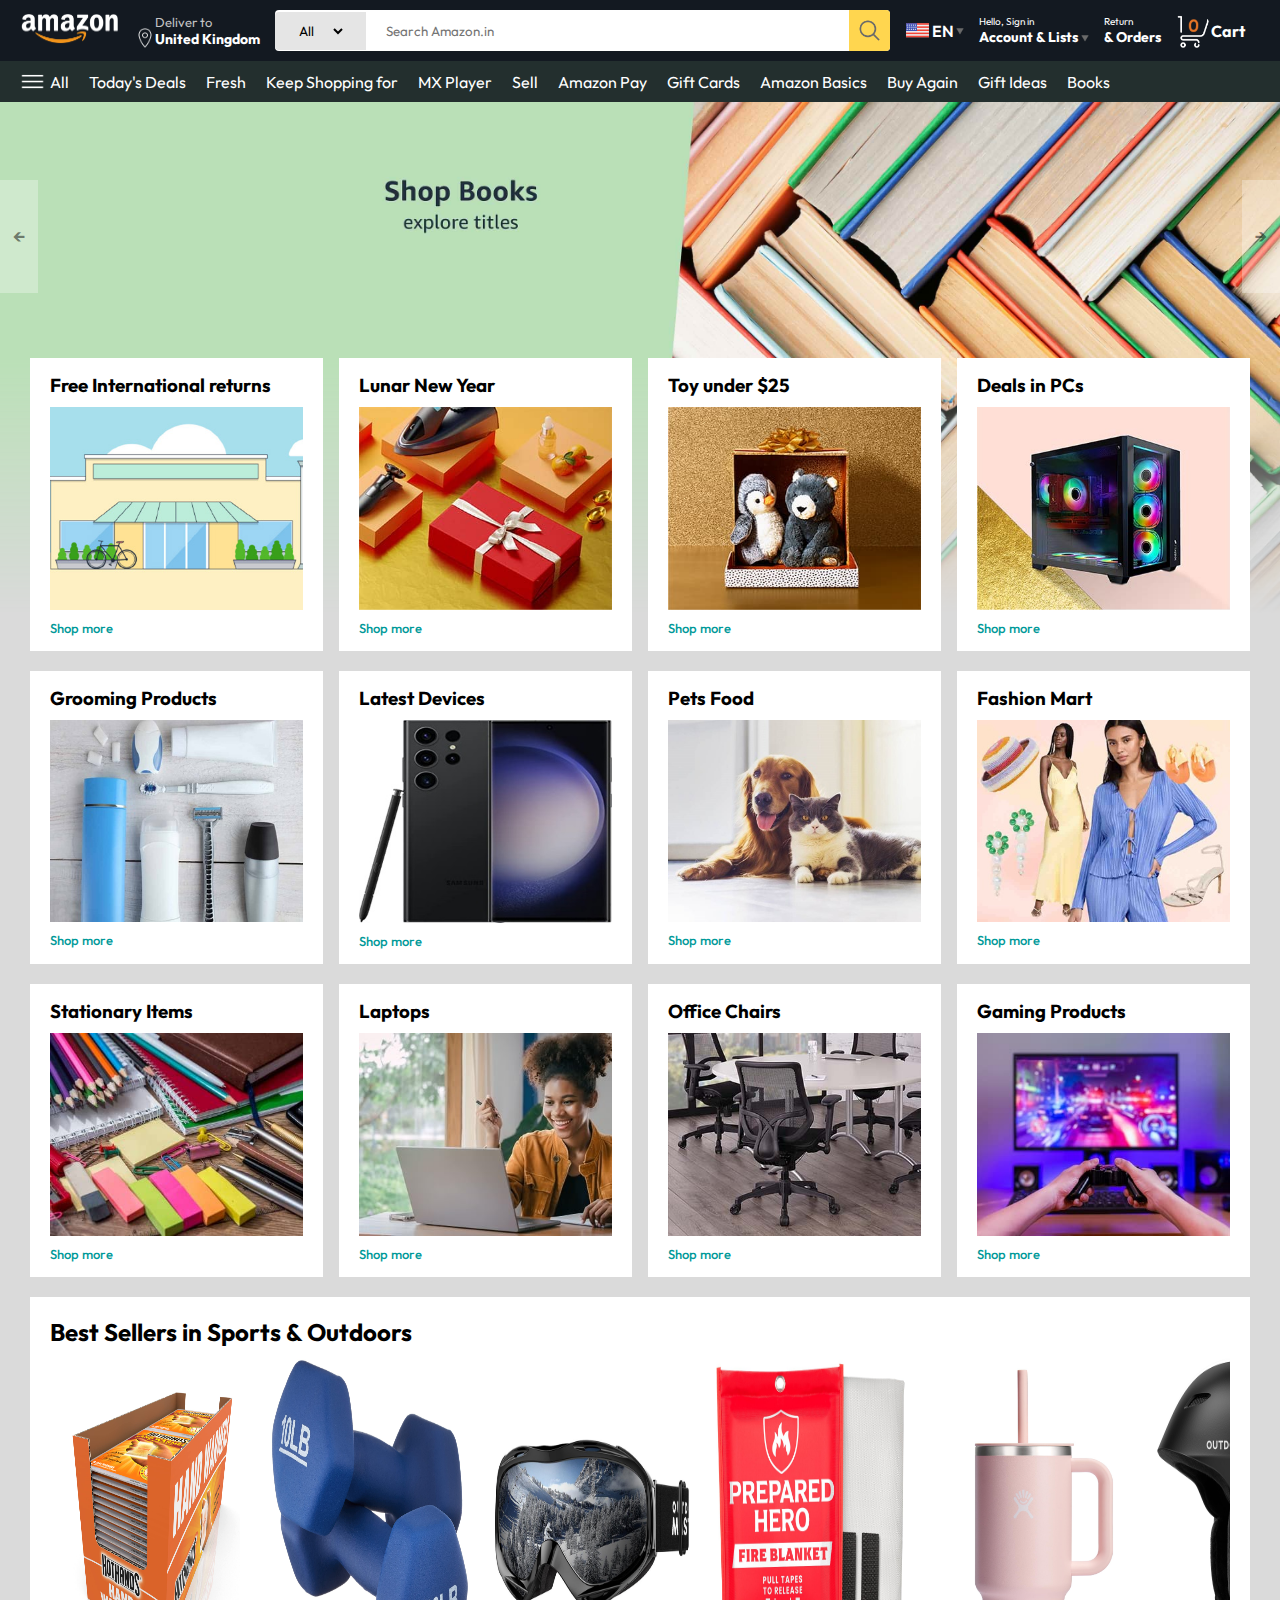
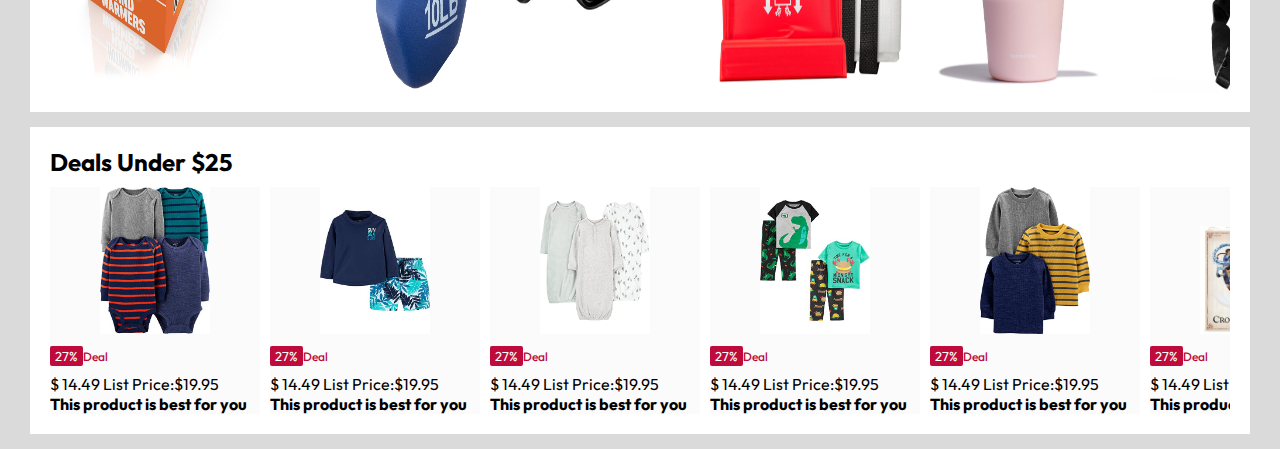
<file: amazon clone/index.html>
<!DOCTYPE html>
<html lang="en">
<head>
    <meta charset="UTF-8">
    <meta name="viewport" content="width=device-width, initial-scale=1.0">
    <title>amazon Clone By Shiva</title>
    <link rel="stylesheet" href="index.css">
</head>
<body>
    <nav>
        <a href="">
        <img src="./assets/amazon_logo.png" width="100" alt="amazon logo">
        </a>
        <div class="nav-Country">
            <img src="./assets/location_icon.png" height="20" alt="">
            <div>
                <p>Deliver to</p>
                <h1>United Kingdom</h1>
            </div>
        </div>
        <div class="nav-search">
            <div class="nav-search-category">
                <!-- <p>All</p>
                <img src="./assets/dropdown_icon.png" height="10px" alt="category dropdown">
                -->
                   <select name="droplist" id="category-dropdown" >
                     <option background="black" value="All Categories">All</option>
                     <option value="saab">Saab</option>
                     <option value="opel">Opel</option>
                     <option value="audi">Audi</option>
                   </select>
            </div> 
            <input type="text" class="nav-search-input" placeholder="Search Amazon.in">
            <img src="./assets/search_icon.png" class="nav-search-icon" alt="search_icon" srcset="">
            
        </div>
        <div class="nav-lang">
            <img src="./assets/us_flag.png" alt="" height="25px" srcset="">
            <p>EN</p>
            <img src="./assets/dropdown_icon.png" height="8px" alt="category dropdown">
        </div>
        <div class="nav-text">
            <p>Hello, Sign in</p>
            <h1>Account & Lists <img src="./assets/dropdown_icon.png" width="8px" alt=""></h1>
        </div>
        <div class="nav-text">
            <p>Return</p>
            <h1>& Orders </h1>
        </div>
        <a href="" class="nav-cart">
            <img src="./assets/cart_icon.png" alt="" width="35px" srcset="">
        <h4>Cart</h4>
        </a>
    </nav>
<div class="nav-bottom">
    <div>
        <img src="./assets/menu_icon.png" width="25px" alt="">
        <p>All</p>
    </div>
    <a href="">
        <p>Today's Deals</p>
    </a>
    <a href="">
        <p>Fresh</p>
    </a><a href="">
        <p>Keep Shopping for</p>
    </a><a href="">
        <p>MX Player</p>
    </a><a href="">
        <p>Sell</p>
    </a><a href="">
        <p>Amazon Pay</p>
    </a><a href="">
        <p>Gift Cards</p>
    </a><a href="">
        <p>Amazon Basics</p>
    </a>
    <a href="">
        <p>Buy Again</p>
    </a><a href="">
        <p>Gift Ideas</p>
    </a><a href="">
        <p>Books</p>
    </a>
    
</div>  

<div class="header-slider">
    <a href="" class="control_prev">&#x2190</a>
    <a href="" class="control_next">&#x2192</a>
    <ul>
        <li><img src="./assets/header1.jpg" class="header-img" alt=""></li>
        <li><img src="./assets/header2.jpg" class="header-img" alt=""></li>
        <li><img src="./assets/header3.jpg" class="header-img" alt=""></li>
        <li><img src="./assets/header4.jpg" class="header-img" alt=""></li>
        <li><img src="./assets/header5.jpg" class="header-img" alt=""></li>
        <li><img src="./assets/header6.jpg" class="header-img" alt=""></li>
    </ul>
</div>

<div class="box-row header-box">
    <div class="box-col">
        <h3>Free International returns</h3>
        <img src="./assets/box1-1.jpg" alt="" srcset="">
        <a href="/">Shop more</a>
    </div>
    <div class="box-col">
        <h3>Lunar New Year</h3>
        <img src="./assets/box1-2.jpg" alt="" srcset="">
        <a href="/">Shop more</a>
    </div>
    <div class="box-col">
        <h3>Toy under $25</h3>
        <img src="./assets/box1-3.jpg" alt="" srcset="">
        <a href="/">Shop more</a>
    </div>
    <div class="box-col">
        <h3>Deals in PCs</h3>
        <img src="./assets/box1-4.jpg" alt="" srcset="">
        <a href="/">Shop more</a>
    </div>
</div>
<div class="box-row">
    <div class="box-col">
        <h3>Grooming Products</h3>
        <img src="./assets/box2-1.jpg" alt="" srcset="">
        <a href="/">Shop more</a>
    </div>
    <div class="box-col">
        <h3>Latest Devices</h3>
        <img src="./assets/box2-2.jpg" alt="" srcset="">
        <a href="/">Shop more</a>
    </div>
    <div class="box-col">
        <h3>Pets Food</h3>
        <img src="./assets/box2-3.jpg" alt="" srcset="">
        <a href="/">Shop more</a>
    </div>
    <div class="box-col">
        <h3>Fashion Mart</h3>
        <img src="./assets/box2-4.jpg" alt="" srcset="">
        <a href="/">Shop more</a>
    </div>
</div>

<div class="box-row">
    <div class="box-col">
        <h3>Stationary Items</h3>
        <img src="./assets/box3-1.jpg" alt="" srcset="">
        <a href="/">Shop more</a>
    </div>
    <div class="box-col">
        <h3>Laptops</h3>
        <img src="./assets/box3-2.jpg" alt="" srcset="">
        <a href="/">Shop more</a>
    </div>
    <div class="box-col">
        <h3>Office Chairs</h3>
        <img src="./assets/box3-3.jpg" alt="" srcset="">
        <a href="/">Shop more</a>
    </div>
    <div class="box-col">
        <h3>Gaming Products</h3>
        <img src="./assets/box3-4.jpg" alt="" srcset="">
        <a href="/">Shop more</a>
    </div>
</div>

<div class="product-slider">
    <h2>Best Sellers in Sports & Outdoors</h2>
    <div class="products">
        <img src="./assets/product1-1.jpg" alt="">
        <img src="./assets/product1-2.jpg" alt="">
        <img src="./assets/product1-3.jpg" alt="">
        <img src="./assets/product1-4.jpg" alt="">
        <img src="./assets/product1-5.jpg" alt="">
        <img src="./assets/product1-6.jpg" alt="">
        <img src="./assets/product1-7.jpg" alt="">
        <img src="./assets/product1-8.jpg" alt="">
        <img src="./assets/product1-9.jpg" alt="">
    </div>
</div>

<div class="products-slider-with-price">
    <h2>Deals Under $25</h2>
    <div class="products">
        <div class="product-card">
            <div class="product-img-container">
                <img src="./assets/product2-1.jpg" alt="">
            </div>
            <div class="product-offer">
                <p>27%</p><span>Deal</span>
            </div>
            <p class="product-price">$ <span>14.49</span> List Price:$19.95</p>
            <h4>This product is best for you</h4>
        </div>
        <div class="product-card">
            <div class="product-img-container">
                <img src="./assets/product2-2.jpg" alt="">
            </div>
            <div class="product-offer">
                <p>27%</p><span>Deal</span>
            </div>
            <p class="product-price">$ <span>14.49</span> List Price:$19.95</p>
            <h4>This product is best for you</h4>
        </div>
        <div class="product-card">
            <div class="product-img-container">
                <img src="./assets/product2-3.jpg" alt="">
            </div>
            <div class="product-offer">
                <p>27%</p><span>Deal</span>
            </div>
            <p class="product-price">$ <span>14.49</span> List Price:$19.95</p>
            <h4>This product is best for you</h4>
        </div>
        <div class="product-card">
            <div class="product-img-container">
                <img src="./assets/product2-4.jpg" alt="">
            </div>
            <div class="product-offer">
                <p>27%</p><span>Deal</span>
            </div>
            <p class="product-price">$ <span>14.49</span> List Price:$19.95</p>
            <h4>This product is best for you</h4>
        </div>
        <div class="product-card">
            <div class="product-img-container">
                <img src="./assets/product2-5.jpg" alt="">
            </div>
            <div class="product-offer">
                <p>27%</p><span>Deal</span>
            </div>
            <p class="product-price">$ <span>14.49</span> List Price:$19.95</p>
            <h4>This product is best for you</h4>
        </div>
        <div class="product-card">
            <div class="product-img-container">
                <img src="./assets/product2-6.jpg" alt="">
            </div>
            <div class="product-offer">
                <p>27%</p><span>Deal</span>
            </div>
            <p class="product-price">$ <span>14.49</span> List Price:$19.95</p>
            <h4>This product is best for you</h4>
        </div>
        <div class="product-card">
            <div class="product-img-container">
                <img src="./assets/product2-7.jpg" alt="">
            </div>
            <div class="product-offer">
                <p>27%</p><span>Deal</span>
            </div>
            <p class="product-price">$ <span>14.49</span> List Price:$19.95</p>
            <h4>This product is best for you</h4>
        </div>
        <div class="product-card">
            <div class="product-img-container">
                <img src="./assets/product2-8.jpg" alt="">
            </div>
            <div class="product-offer">
                <p>27%</p><span>Deal</span>
            </div>
            <p class="product-price">$ <span>14.49</span> List Price:$19.95</p>
            <h4>This product is best for you</h4>
        </div>
        <div class="product-card">
            <div class="product-img-container">
                <img src="./assets/product2-9.jpg" alt="">
            </div>
            <div class="product-offer">
                <p>27%</p><span>Deal</span>
            </div>
            <p class="product-price">$ <span>14.49</span> List Price:$19.95</p>
            <h4>This product is best for you</h4>
        </div>
        <div class="product-card">
            <div class="product-img-container">
                <img src="./assets/product2-10.jpg" alt="">
            </div>
            <div class="product-offer">
                <p>27%</p><span>Deal</span>
            </div>
            <p class="product-price">$ <span>14.49</span> List Price:$19.95</p>
            <h4>This product is best for you</h4>
        </div>
        <div class="product-card">
            <div class="product-img-container">
                <img src="./assets/product2-11.jpg" alt="">
            </div>
            <div class="product-offer">
                <p>27%</p><span>Deal</span>
            </div>
            <p class="product-price">$ <span>14.49</span> List Price:$19.95</p>
            <h4>This product is best for you</h4>
        </div>
        <div class="product-card">
            <div class="product-img-container">
                <img src="./assets/product2-12.jpg" alt="">
            </div>
            <div class="product-offer">
                <p>27%</p><span>Deal</span>
            </div>
            <p class="product-price">$ <span>14.49</span> List Price:$19.95</p>
            <h4>This product is best for you</h4>
        </div>
        
    </div>
</div>

<script src="index.js"></script>
</body>
</html>
</file>
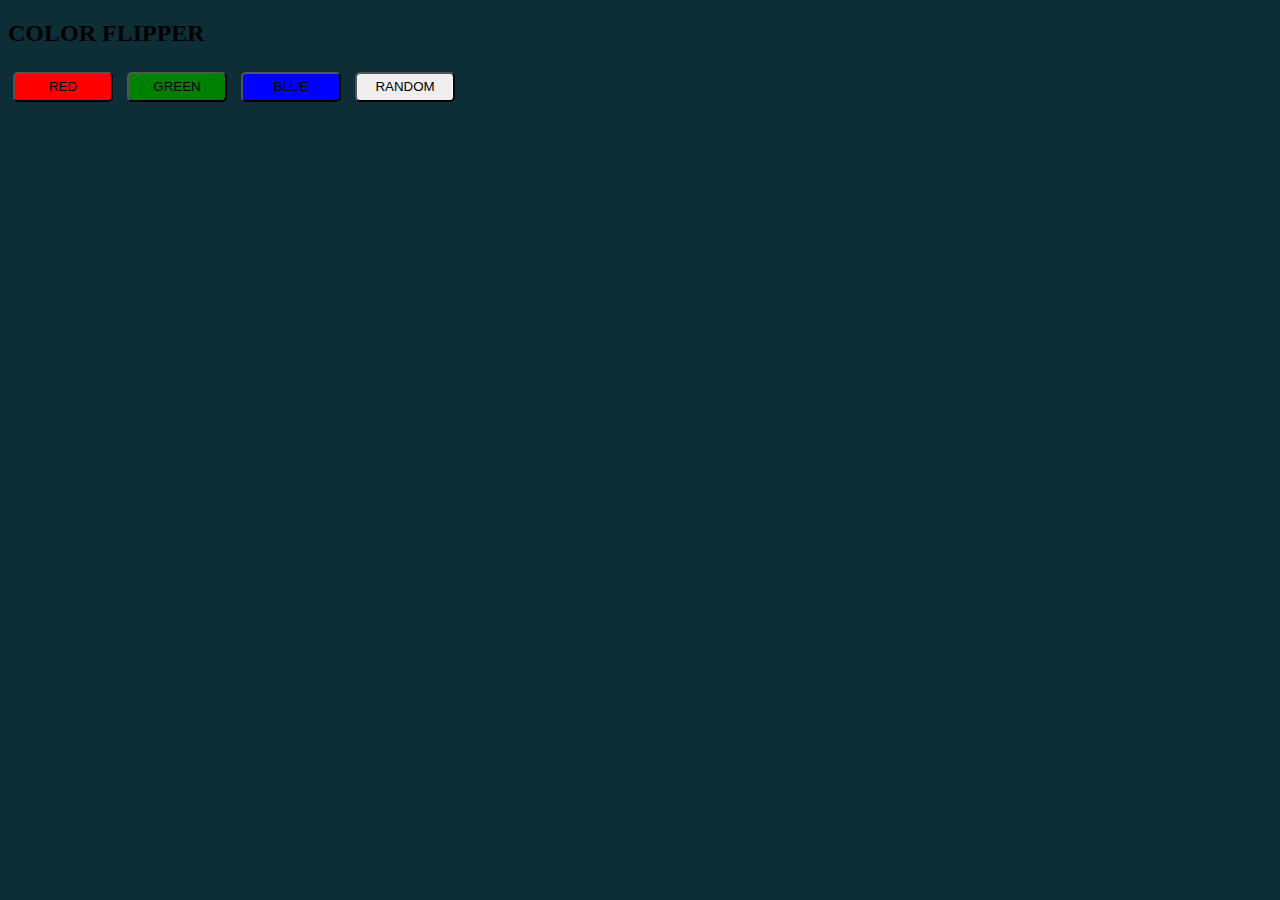
<file: color flipper/index.html>
<!DOCTYPE html>
<html lang="en">
<head>
    <meta charset="UTF-8">
    <meta name="viewport" content="width=device-width, initial-scale=1.0">
    <title>Color FLipper</title>
    <Style>
        #red{background-color: red;}
        #green{background-color: green;}
        #blue{background-color: blue;} 
        button{border-radius: 5px; width: 100px;height: 30px;margin: 5px;cursor: pointer;}
    </Style>
</head>
<body>
    <h2>COLOR FLIPPER</h2>
    <Button id="red" onclick="setcolor('red')">RED</Button>
    <Button id="green" onclick="setcolor('green')">GREEN</Button>
    <Button id="blue" onclick="setcolor('blue')">BLUE</Button>
    <Button id="random" onclick="randomcolor()">RANDOM</Button>
    <script src="index.js"></script>
</body>
</html>
</file>
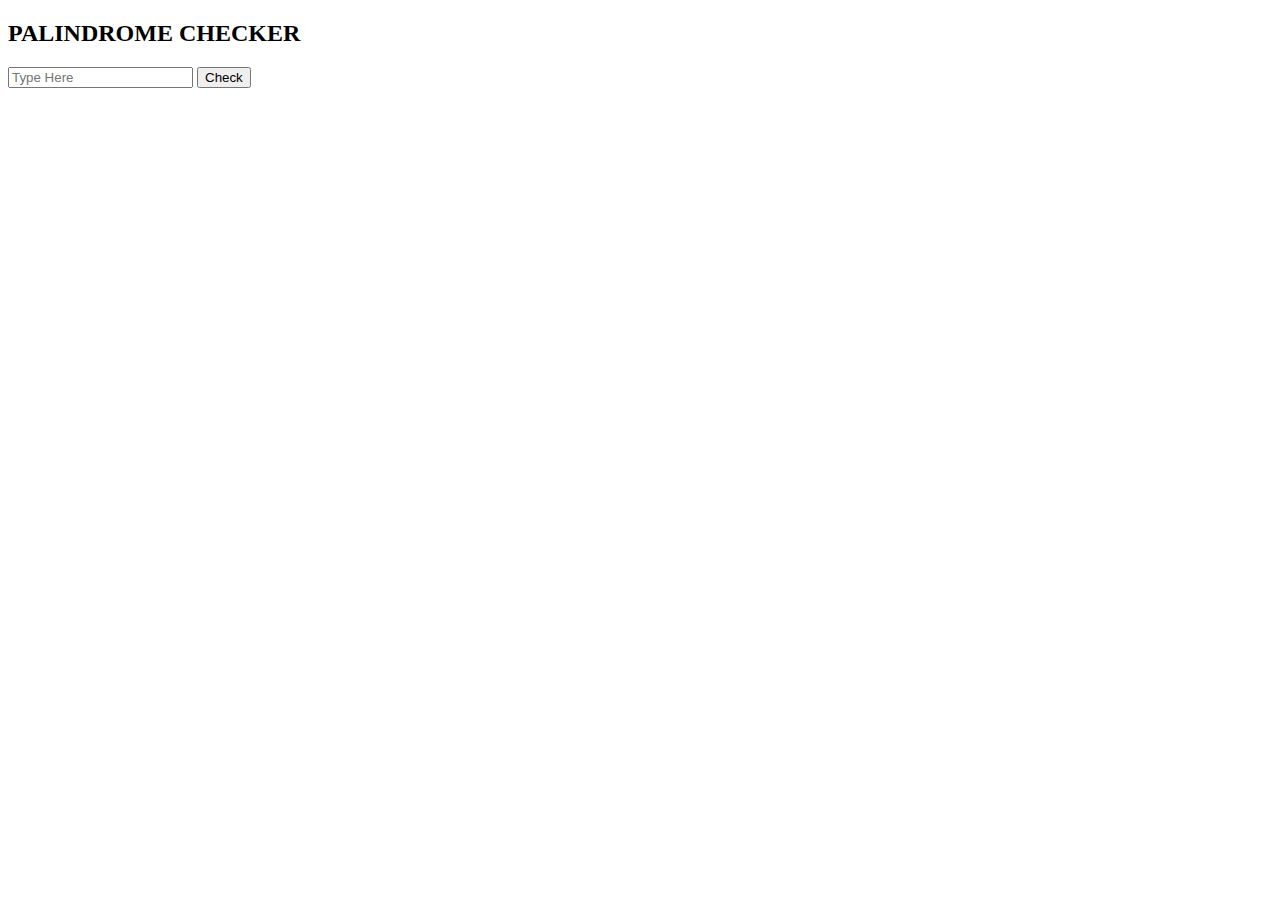
<file: palindrome checker/index.html>
<!DOCTYPE html>
<html lang="en">
<head>
    <meta charset="UTF-8">
    <meta name="viewport" content="width=device-width, initial-scale=1.0">
    <title>PALINDROME CHECKER</title>
</head>
<body>
    <h2>PALINDROME CHECKER</h2>
    <input id="input" type="text" placeholder="Type Here">
    <button onclick="check()">Check</button>
    <script src="index.js"></script>
</body>
</html>
</file>
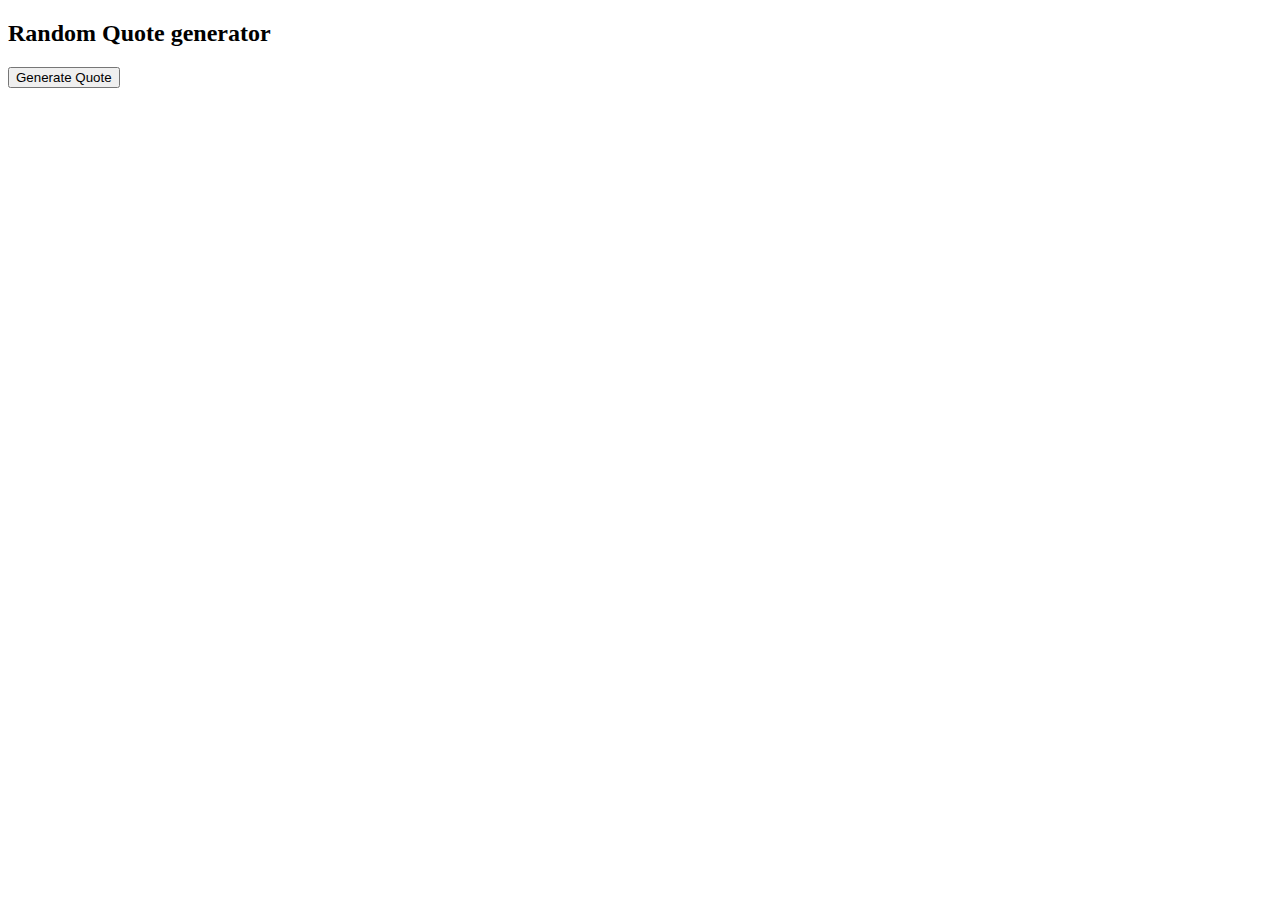
<file: Quate Generator/index.html>
<!DOCTYPE html>
<html lang="en">
<head>
    <meta charset="UTF-8">
    <meta name="viewport" content="width=device-width, initial-scale=1.0">
    <title>QUOTE GENERATOR</title>
</head>
<body>
    <H2>Random Quote generator</H2>
    <p  id="Quote"></p>
    <button onclick="generateQuote()" style="cursor: pointer;">Generate Quote</button>
    <script src="index.js"></script>
</body>
</html>
</file>
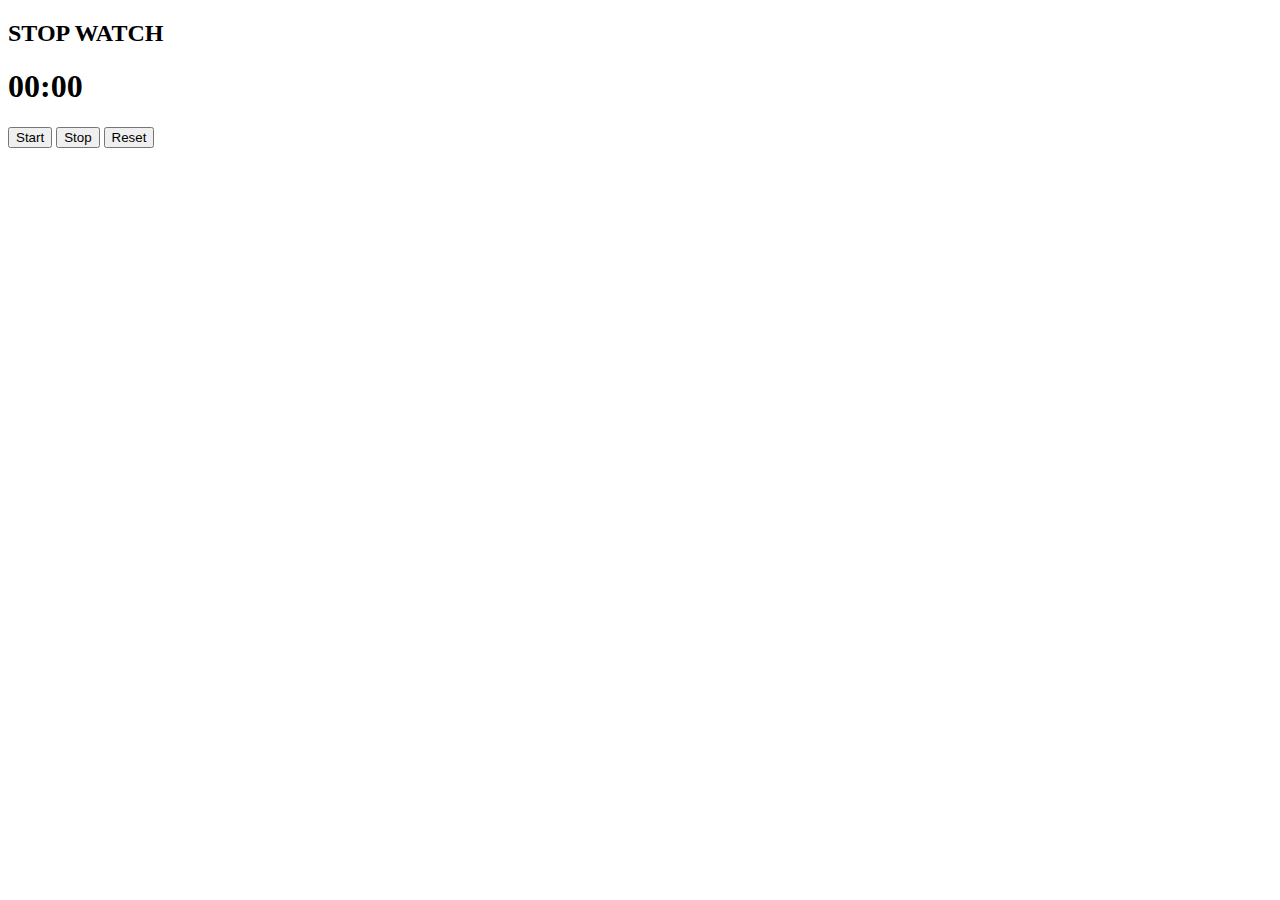
<file: Timer/index.html>
<!DOCTYPE html>
<html lang="en">
<head>
    <meta charset="UTF-8">
    <!-- <link rel="stylesheet" href="index.css"> -->
    <meta name="viewport" content="width=device-width, initial-scale=1.0">
    <title>STOP WATCH</title>
</head>
<body>
    <div class="container">
        <h2>STOP WATCH</h2>
    <h1 id="time">00:00</h1>
    <button onclick="startClock()">Start</button>
    <button onclick="stopClock()">Stop</button>
    <button onclick="resetClock()">Reset</button>
    <script src="index.js"></script>
    </div>
</body>
</html>
</file>
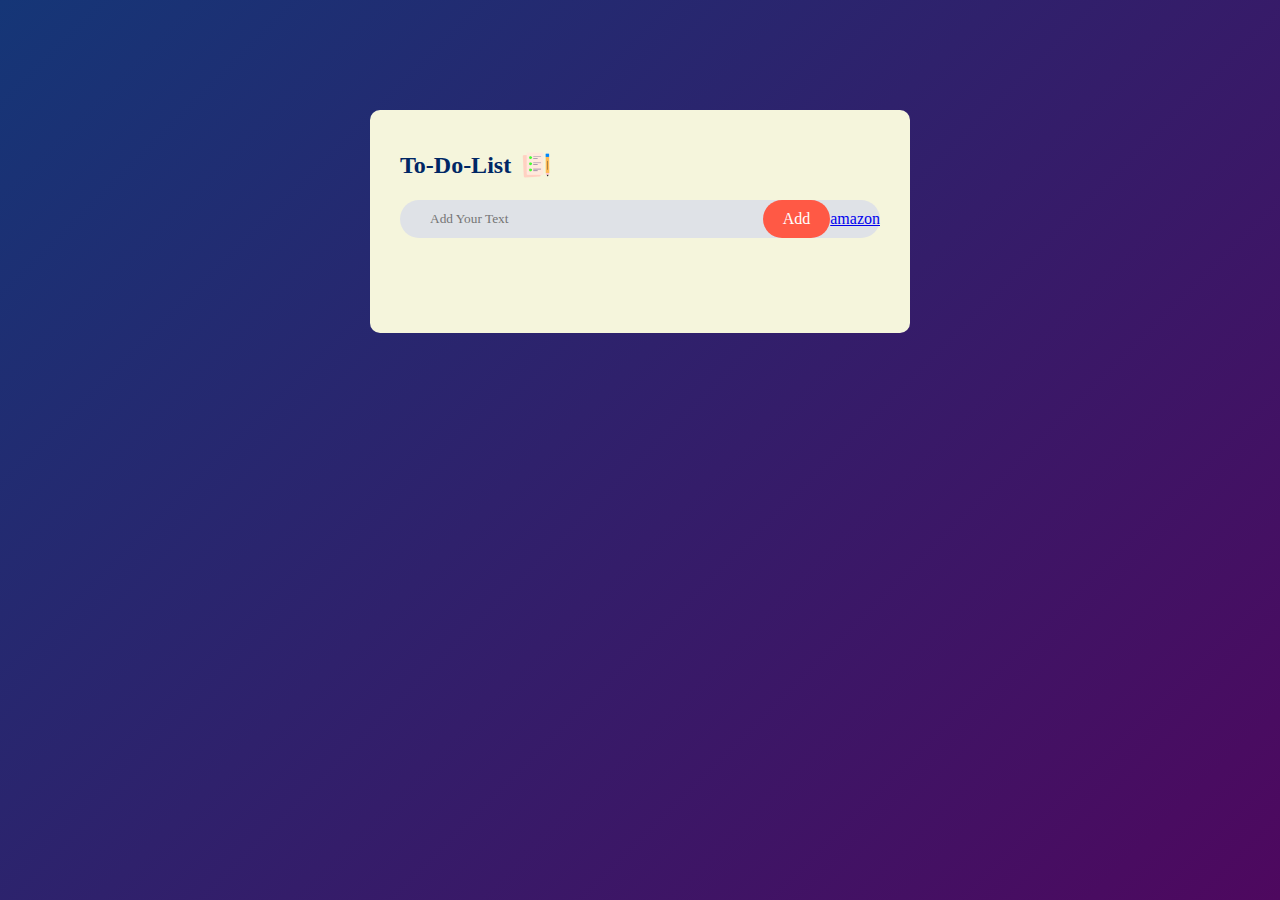
<file: To-Do-List/todolist/index.html>
<!DOCTYPE html>
<html lang="en">
<head>
    <meta charset="UTF-8">
    <meta name="viewport" content="width=device-width, initial-scale=1.0">
    <title>To-Do-List</title>
    <link rel="stylesheet" href="index.css">
</head>
<body>
    <div class="container">
        <div class="toDoApp">
            <h2>To-Do-List<img src="icon.png" alt=""></h2>
            <div class="row">
                <input type="text" id="inputBox" placeholder="Add Your Text">
                <button onclick="addTask()">Add</button>
                <a href="./inde.html">amazon</a>
            </div>
             <ul id="listContainer">
                <!-- <li class="checked">Task 1</li>
                <li>Task 2</li>
                <li>Task 3</li> -->

             </ul>
        </div>
    </div>
<!-- <script>document.write("wefgrges")</script> -->
 <script src="dom.js"></script>
</body>
</html>
</file>
<file: amazon clone/index.css>
@import url('https://fonts.googleapis.com/css2?family=Outfit:wght@100..900&family=Poppins:ital,wght@0,300;0,400;0,500;0,600;0,700;0,800;1,300;1,400;1,500;1,600;1,700;1,800&family=Raleway:ital@0;1&display=swap');

*{
    padding: 0;
    margin: 0;
    box-sizing: border-box;
    font-family: Outfit;
}

body{
    background: #dadada;
}
a{
    text-decoration: none;
    color: inherit;
}
nav{
    display: flex;
    align-items: center;
    justify-content: space-between;
    background:#131921; ;
    padding: 10px 20px;
    color:#fff;
}
.nav-Country{
    display: flex;
    align-items: end;
    margin-left: 15px;
    font-size: 13px;
    color:#c4c4c4;
}
.nav-Country h1{
    font-size: 14px;
    color: #fff;
}
.nav-search{
    display: flex;
    flex: 1;
    align-items: center;
    background:#fff; ;
    color:grey;
    max-width: 1000px;
    margin-left: 15px;
    border-radius: 4px;
}
.nav-search-category{
    display: flex;
    align-items: center;
    background:#e5e5e5;
    gap: 5px;
    padding: 10px 20px;
    /* color:#fff; */
    border-radius: 4px 0 0 4px;

select{
   flex: 1;
   border: none;
   outline: none;
   background: transparent;
}  
}
.nav-search-input{
    border: none;
    outline: none;
    padding-left: 20px;
    width: 100%;
}
.nav-search-icon{
    /* height: 40px; */
    /* align-items: end; */
    background: #ffd64f;
    border-radius: 0 4px 4px 0;
    max-width: 41px;
    padding: 8px;
}
.nav-lang{
    display: flex;
    align-items: center;
    gap: 2px;
    font-weight: 600;
    margin-left: 15px;
    /* padding-top: 10px; */
}
.nav-text{
    margin-left: 15px;
}
.nav-text p{
    font-size: 10px;
}   
.nav-text h1{
    font-size: 14px;
}
.nav-cart{
    display: flex;
    align-items: center;
    margin:0px 15px;

}
.nav-bottom{
    display: flex;
    align-items: center;
    background:#232f2e; ;
    color:white;
    gap: 20px;
    padding: 8px 20px;

}
.nav-bottom div{
    display: flex;
    align-items: center;
    gap: 5px;
}
.header-slider ul{
    display: flex;
    overflow-y: hidden;
}
.header-img{
    max-width: 100%;
    mask-image: linear-gradient(to bottom,#000000 50%, transparent 100%);
}
.header-slider a{
    position: absolute;
    top:20%;
    z-index: 1;
    padding: 5vh 1vw;
    background: #ffffff4f;
    color: #0000007b;
    text-decoration: none;
    font-weight: 600;
    font-size: 18px;
    cursor: pointer;
}

.control_next{
    right: 0;
}

.box-row{
    display: flex;
    flex-wrap: wrap;
    row-gap: 20px;
    justify-content:space-between ;
    margin: 20px 30px;
}
.box-col{
    display: flex;
    flex-direction: column;
    gap: 10px;
    padding: 15px 20px;
    background: #fff;
    max-width: 24%;
    max-height: 400px;
    z-index: 1;
}
.box-col a{
    font-size: 13px;
    color: #009999;
    font-weight: 500;
}
.header-box{
    margin-top:-20vw ;
}

.product-slider{
    background:#fff ;
    margin:0 30px ;
    padding: 20px;
    margin-bottom: 15px;
}

.product-slider .products{
    display: flex;
    overflow-x: auto;
    gap: 20px;
    margin-top: 10px;
}

.product-slider .products img{
    max-width: 200px;
    max-height: 200;
}

.products-slider-with-price{
    background:#fff ;
    margin:0 30px ;
    padding: 20px;
    margin-bottom: 15px;
}

.products-slider-with-price .products{
    display: flex;
    overflow-x: auto;
    gap: 10px;
    margin-top: 10px;
}

.product-card{
    display: flex;
    flex-direction: column;
    justify-content: end;
    min-width: 210px;
    background: #fbfbfb;
}
.product-card img{
    width: 110px;
    margin:0 50px
}
.product-offer p{
    background: #be0b3b;
    color: #fff;
    display: inline-block;
    padding: 2px 5px;
    border-radius: 2px;
    margin: 8px 0;
    font-size: 13px;
}
.product-offer span{
    color: #be0b3b;
    font-weight: 500;
    font-size: 12px;

}
</file>
<file: To-Do-List/todolist/index.css>
*{
    margin: 0;
    padding: 0;
    font-family: 'poppins','sans-serif';
    box-sizing: border-box;
}
.container{
    background-color: blue;
    width: 100%;
    min-height: 100vh;
    background:linear-gradient(135deg,#153677,#4e085f);
    padding: 10px;
    /* display: flex;
    align-items: center;
    justify-content: center; */
}
.toDoApp{
    width: 100%;
    max-width: 540px;
    background-color: beige;
    border-radius: 10px;
    /* height: 500px; */
    margin: 100px auto 20px;
    padding: 40px 30px 70px;  
}
.toDoApp h2{
    color: #002765;
    display: flex;
    align-items: center;
    margin-bottom: 20px;
}
.toDoApp h2 img{
    width: 30px;
    margin-left: 10px;
}
.row{
    display: flex;
    align-items: center;
    justify-content: space-between;
    background: #dfe2e7;
    padding-left:20px;
    margin-bottom: 25px;
    border-radius: 30px;
}
input{
    flex: 1;
    outline: none;
    background: transparent;
    border: none;
    font-weight: 14px;
    padding: 10px;
    /* font-size: 12px; */
}
button {
    background:#ff5945;
    border-radius: 30px;
    font-size: 16px;
    border: none;
    color: #fff;
    outline: none;
    /* width: 60px; */
    padding: 10px 20px ;
    cursor: pointer;
}
ul li{
    list-style: none;
    font-size: 17px;
    padding: 12px 8px 12px 50px;
    cursor: pointer;
    user-select: none;
    position: relative;
}
ul li::before{
    content: '';
    position: absolute;
    height: 25px;
    width: 25px;
    border-radius: 50%;
    background-image: url(unchecked.png);
    background-size: cover;
    background-position: center;
    top: 12px;
    left: 8px;
}

ul li.checked{
    color: #555;
    text-decoration: line-through;
}

ul li.checked::before{
    background-image:url(checked.png) ;
}

ul li span{
    position: absolute;
    right: 0;
    top: 5px;
    width: 40px;
    height: 40px;
    font-size: 22px;
    color: #555;
    line-height: 40px;
    text-align: center;

}
ul li span:hover{
    background: #edeef0;
}
</file>
